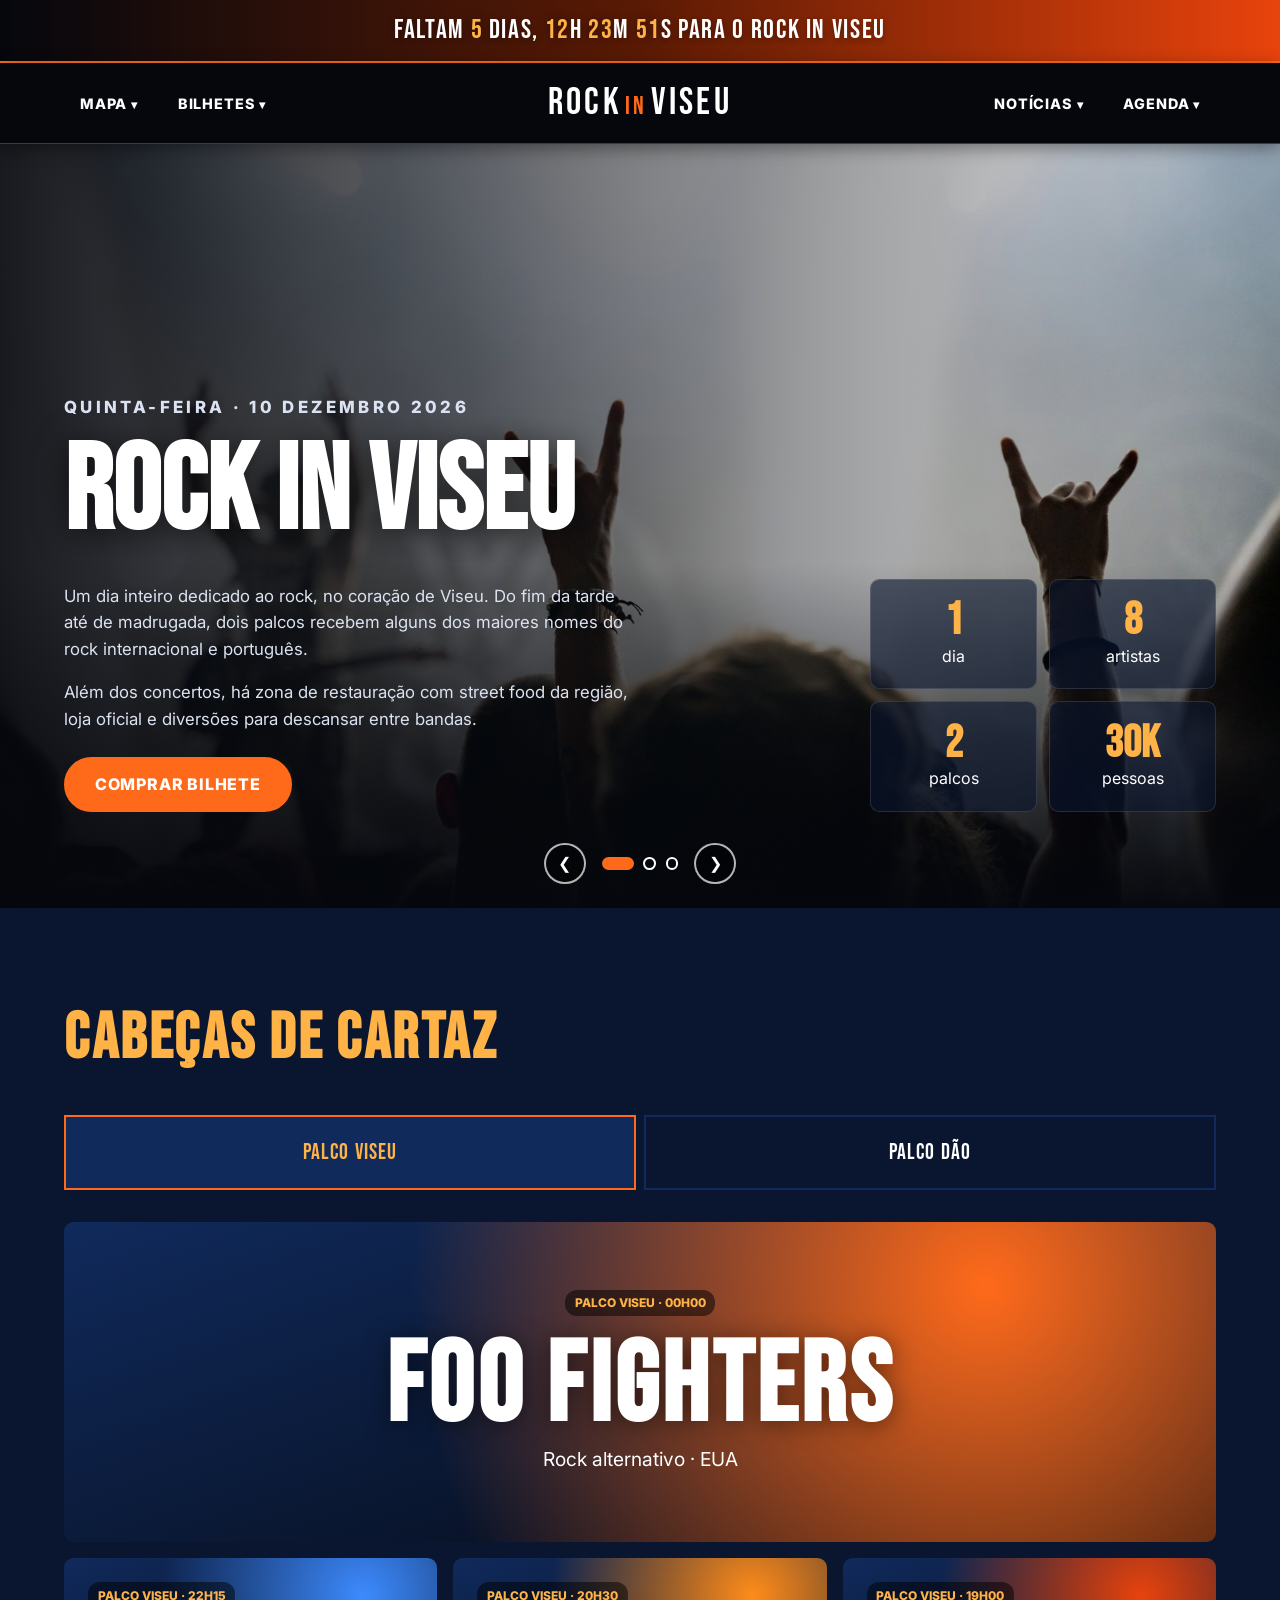
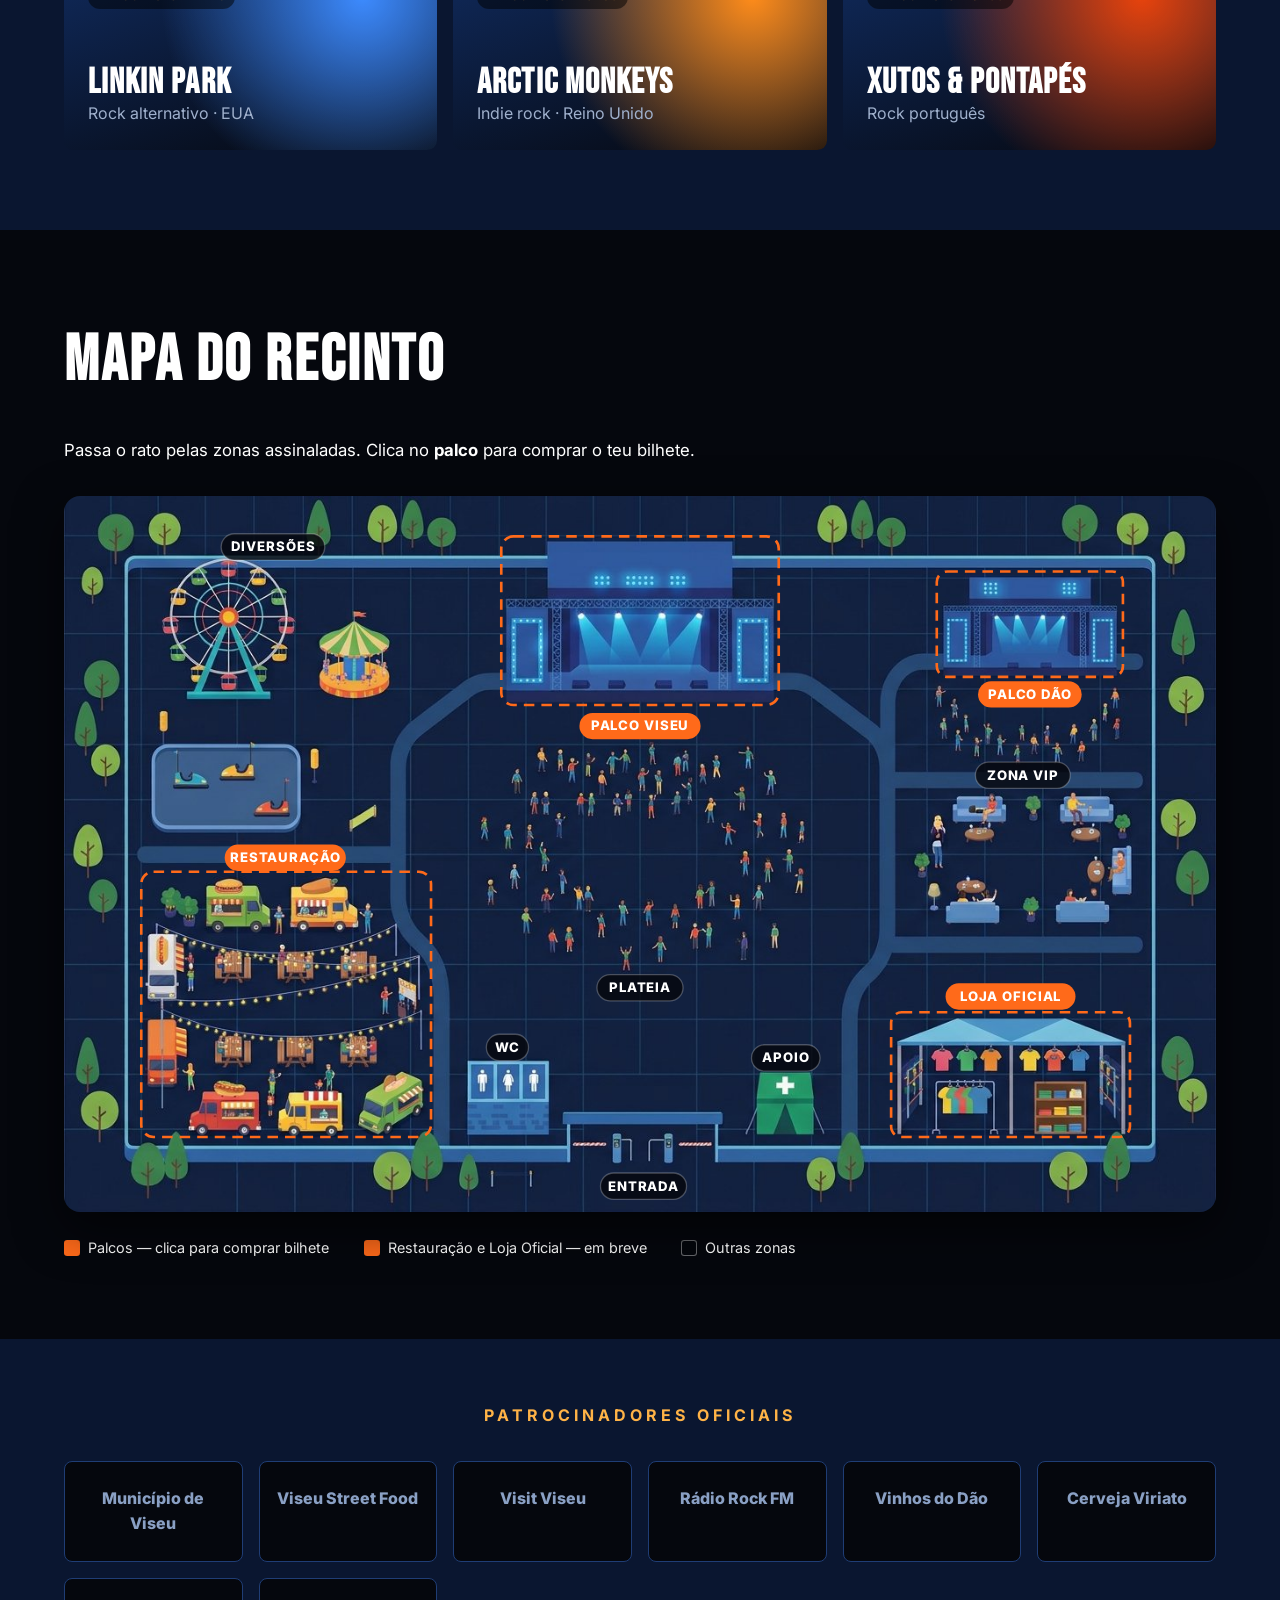
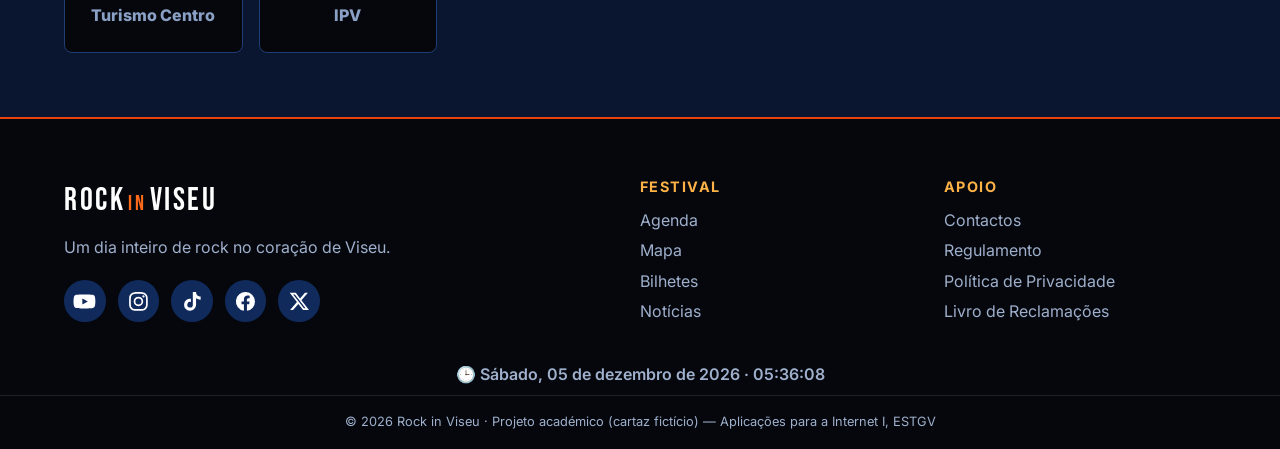
<file: index.html>
<!DOCTYPE html>
<html lang="pt-PT">
<head>
  <meta charset="UTF-8">
  <meta name="viewport" content="width=device-width, initial-scale=1.0">
  <meta name="description" content="Rock in Viseu — um dia inteiro de rock em Viseu, a 10 de dezembro.">
  <title>Rock in Viseu 2026 | Festival de Música</title>
  <link rel="preconnect" href="https://fonts.googleapis.com">
  <link href="https://fonts.googleapis.com/css2?family=Bebas+Neue&family=Inter:wght@400;600;800&display=swap" rel="stylesheet">
  <link rel="stylesheet" href="css/style.css">
</head>
<body>

  <!-- ===== FAIXA SUPERIOR: contagem decrescente ===== -->
  <div class="topbar">
    <div class="wrapper">
      <p class="contagem" aria-live="off">
         Faltam <strong id="cdDias">0</strong> dias,
        <strong id="cdHoras">00</strong>h <strong id="cdMin">00</strong>m <strong id="cdSeg">00</strong>s
        para o Rock in Viseu
      </p>
    </div>
  </div>

  <!-- ===== CABEÇALHO: menu à esquerda · logo ao centro · menu à direita ===== -->
  <header class="header">
    <div class="wrapper header__inner">

      <nav class="nav nav--esq" aria-label="Menu esquerdo">
        <ul class="nav__list">
          <li class="nav__item tem-sub">
            <a href="index.html#mapa" class="nav__link">Mapa</a>
            <ul class="submenu">
              <li><a href="index.html#mapa">Palcos</a></li>
              <li><a href="index.html#mapa">Restauração</a></li>
              <li><a href="index.html#mapa">Loja Oficial</a></li>
            </ul>
          </li>
          <li class="nav__item tem-sub">
            <a href="bilhetes.html" class="nav__link">Bilhetes</a>
            <ul class="submenu">
              <li><a href="bilhetes.html#geral">Bilhete Geral</a></li>
              <li><a href="bilhetes.html#golden">Golden Circle</a></li>
              <li><a href="bilhetes.html#vip">VIP</a></li>
            </ul>
          </li>
        </ul>
      </nav>

      <a href="index.html" class="logo" aria-label="Rock in Viseu — página inicial">ROCK<span>in</span>VISEU</a>

      <nav class="nav nav--dir" aria-label="Menu direito">
        <ul class="nav__list">
          <li class="nav__item tem-sub">
            <a href="noticias.html" class="nav__link">Notícias</a>
            <ul class="submenu">
              <li><a href="noticias.html">Últimas Notícias</a></li>
              <li><a href="contactos.html">Contactos</a></li>
            </ul>
          </li>
          <li class="nav__item tem-sub">
            <a href="index.html#cartaz" class="nav__link">Agenda</a>
            <ul class="submenu">
              <li><a href="index.html#cartaz" data-palco="viseu">Palco Viseu</a></li>
              <li><a href="index.html#cartaz" data-palco="dao">Palco Dão</a></li>
            </ul>
          </li>
        </ul>
      </nav>

      <button class="menu-toggle" id="menuToggle" aria-label="Abrir menu" aria-expanded="false">
        <span></span><span></span><span></span>
      </button>
    </div>
  </header>

  <main>
    <!-- ===== SECÇÃO 1: Carrossel + descrição do festival ===== -->
    <section class="intro" id="festival">
      <!-- Carrossel em ecrã inteiro -->
      <div class="slider" aria-label="Fotografias do festival">
        <figure class="slide ativo">
          <img src="img/festival1.jpg" alt="Público com as mãos no ar a fazer o sinal do rock em frente ao palco">
        </figure>
        <figure class="slide">
          <img src="img/festival2.jpg" alt="Vocalista no palco iluminado por luzes azuis, com o público a filmar">
        </figure>
        <figure class="slide">
          <img src="img/slide3.svg" alt="Palco iluminado e público">
        </figure>
      </div>

      <!-- Descrição por cima do carrossel -->
      <div class="wrapper intro__texto">
        <article class="intro__desc">
          <p class="etiqueta">Quinta-feira · 10 Dezembro 2026</p>
          <h1>Rock in Viseu</h1>
          <p>Um dia inteiro dedicado ao rock, no coração de Viseu. Do fim da tarde até de madrugada, dois palcos recebem alguns dos maiores nomes do rock internacional e português.</p>
          <p>Além dos concertos, há zona de restauração com street food da região, loja oficial e diversões para descansar entre bandas.</p>
          <a href="bilhetes.html" class="btn">Comprar Bilhete</a>
        </article>
        <aside class="intro__numeros">
          <div class="numero"><strong>1</strong><span>dia</span></div>
          <div class="numero"><strong>8</strong><span>artistas</span></div>
          <div class="numero"><strong>2</strong><span>palcos</span></div>
          <div class="numero"><strong>30k</strong><span>pessoas</span></div>
        </aside>
      </div>

      <!-- Controlos do carrossel -->
      <div class="slider__controlos">
        <button class="slider__btn" id="prev" aria-label="Imagem anterior">&#10094;</button>
        <div class="slider__dots" id="dots"></div>
        <button class="slider__btn" id="next" aria-label="Imagem seguinte">&#10095;</button>
      </div>
    </section>

    <!-- ===== SECÇÃO 2: Cabeças de cartaz ===== -->
    <section class="cartaz" id="cartaz">
      <div class="wrapper">
        <h2 class="titulo titulo--claro">Cabeças de Cartaz</h2>

        <div class="tabs" role="tablist">
          <button class="tab ativo" data-palco="viseu" role="tab">Palco Viseu</button>
          <button class="tab" data-palco="dao" role="tab">Palco Dão</button>
        </div>

        <div class="cartaz__dia ativo" data-palco="viseu">
          <article class="artista artista--headliner" style="--cor: #ff6a1a">
            <span class="artista__hora">Palco Viseu · 00h00</span>
            <h3>Foo Fighters</h3>
            <p>Rock alternativo · EUA</p>
          </article>
          <article class="artista" style="--cor: #3d8bff"><span class="artista__hora">Palco Viseu · 22h15</span><h3>Linkin Park</h3><p>Rock alternativo · EUA</p></article>
          <article class="artista" style="--cor: #ff8c1a"><span class="artista__hora">Palco Viseu · 20h30</span><h3>Arctic Monkeys</h3><p>Indie rock · Reino Unido</p></article>
          <article class="artista" style="--cor: #e8430c"><span class="artista__hora">Palco Viseu · 19h00</span><h3>Xutos &amp; Pontapés</h3><p>Rock português</p></article>
        </div>

        <div class="cartaz__dia" data-palco="dao">
          <article class="artista artista--headliner" style="--cor: #3d8bff">
            <span class="artista__hora">Palco Dão · 23h00</span>
            <h3>Moonspell</h3>
            <p>Metal · Portugal</p>
          </article>
          <article class="artista" style="--cor: #ff6a1a"><span class="artista__hora">Palco Dão · 21h30</span><h3>The Hives</h3><p>Garage rock · Suécia</p></article>
          <article class="artista" style="--cor: #1d4ed8"><span class="artista__hora">Palco Dão · 20h00</span><h3>Capitão Fausto</h3><p>Indie rock · Portugal</p></article>
          <article class="artista" style="--cor: #ffb347"><span class="artista__hora">Palco Dão · 18h30</span><h3>Linda Martini</h3><p>Rock alternativo · Portugal</p></article>
        </div>
      </div>
    </section>

    <!-- ===== SECÇÃO 3: Mapa interativo do recinto ===== -->
    <section class="mapa" id="mapa">
      <div class="wrapper">
        <h2 class="titulo">Mapa do Recinto</h2>
        <p class="mapa__intro">Passa o rato pelas zonas assinaladas. Clica no <strong>palco</strong> para comprar o teu bilhete.</p>

        <div class="mapa__container">
          <svg class="mapa__svg" viewBox="0 0 1312 816" role="img" aria-labelledby="mapaTitulo">
            <title id="mapaTitulo">Mapa do recinto do Rock in Viseu</title>

            <!-- Ilustração do recinto -->
            <image href="img/mapa.jpg" x="0" y="0" width="1312" height="816"/>

            <!-- ZONAS CLICÁVEIS: palcos → página de bilhetes -->
            <a href="bilhetes.html" class="zona zona--palco" data-nome="Palco Viseu" aria-label="Palco Viseu — comprar bilhete">
              <rect x="498" y="46" width="316" height="192" rx="14"/>
            </a>
            <a href="bilhetes.html" class="zona zona--palco" data-nome="Palco Dão" aria-label="Palco Dão — comprar bilhete">
              <rect x="994" y="86" width="212" height="120" rx="12"/>
            </a>

            <!-- ZONAS CLICÁVEIS (ainda sem ação): restauração e loja -->
            <g class="zona zona--restauracao" data-nome="Restauração" tabindex="0" role="button" aria-label="Zona de restauração">
              <rect x="88" y="428" width="330" height="302" rx="14"/>
            </g>
            <g class="zona zona--loja" data-nome="Loja Oficial" tabindex="0" role="button" aria-label="Loja oficial de roupa">
              <rect x="942" y="588" width="272" height="142" rx="12"/>
            </g>

            <!-- Etiquetas com o nome de cada zona -->
              <g class="mapa__tag mapa__tag--clicavel" transform="translate(656 262)"><rect x="-69.0" y="-15" width="138" height="30" rx="15"/><text y="5">PALCO VISEU</text></g>
              <g class="mapa__tag mapa__tag--clicavel" transform="translate(1100 226)"><rect x="-59.0" y="-15" width="118" height="30" rx="15"/><text y="5">PALCO DÃO</text></g>
              <g class="mapa__tag mapa__tag--clicavel" transform="translate(252 412)"><rect x="-69.0" y="-15" width="138" height="30" rx="15"/><text y="5">RESTAURAÇÃO</text></g>
              <g class="mapa__tag mapa__tag--clicavel" transform="translate(1078 570)"><rect x="-74.0" y="-15" width="148" height="30" rx="15"/><text y="5">LOJA OFICIAL</text></g>
              <g class="mapa__tag" transform="translate(238 58)"><rect x="-59.0" y="-15" width="118" height="30" rx="15"/><text y="5">DIVERSÕES</text></g>
              <g class="mapa__tag" transform="translate(1092 318)"><rect x="-54.0" y="-15" width="108" height="30" rx="15"/><text y="5">ZONA VIP</text></g>
              <g class="mapa__tag" transform="translate(656 560)"><rect x="-49.0" y="-15" width="98" height="30" rx="15"/><text y="5">PLATEIA</text></g>
              <g class="mapa__tag" transform="translate(505 628)"><rect x="-24.0" y="-15" width="48" height="30" rx="15"/><text y="5">WC</text></g>
              <g class="mapa__tag" transform="translate(822 640)"><rect x="-39.0" y="-15" width="78" height="30" rx="15"/><text y="5">APOIO</text></g>
              <g class="mapa__tag" transform="translate(660 786)"><rect x="-49.0" y="-15" width="98" height="30" rx="15"/><text y="5">ENTRADA</text></g>
          </svg>

          <!-- Balão que aparece ao passar o rato numa zona -->
          <div class="mapa__tooltip" id="mapaTooltip" role="status"></div>
        </div>

        <ul class="mapa__legenda">
          <li><span class="cor cor--clicavel"></span>Palcos — clica para comprar bilhete</li>
          <li><span class="cor cor--clicavel"></span>Restauração e Loja Oficial — em breve</li>
          <li><span class="cor cor--fixo"></span>Outras zonas</li>
        </ul>
      </div>
    </section>

    <!-- ===== SECÇÃO 4: Patrocinadores ===== -->
    <section class="parceiros">
      <div class="wrapper">
        <h2 class="parceiros__titulo">Patrocinadores Oficiais</h2>
        <ul class="parceiros__lista">
          <li>Município de Viseu</li>
          <li>Viseu Street Food</li>
          <li>Visit Viseu</li>
          <li>Rádio Rock FM</li>
          <li>Vinhos do Dão</li>
          <li>Cerveja Viriato</li>
          <li>Turismo Centro</li>
          <li>IPV</li>
        </ul>
      </div>
    </section>
  </main>

  <!-- ===== RODAPÉ ===== -->
  <footer class="footer">
    <div class="wrapper footer__grid">
      <div>
        <a href="index.html" class="logo">ROCK<span>in</span>VISEU</a>
        <p>Um dia inteiro de rock no coração de Viseu.</p>
        <ul class="social">
          <li><a href="https://www.youtube.com" target="_blank" rel="noopener" aria-label="YouTube">
            <svg viewBox="0 0 24 24"><path d="M23 7.2a3 3 0 0 0-2.1-2.1C19 4.6 12 4.6 12 4.6s-7 0-8.9.5A3 3 0 0 0 1 7.2 31 31 0 0 0 .5 12 31 31 0 0 0 1 16.8a3 3 0 0 0 2.1 2.1c1.9.5 8.9.5 8.9.5s7 0 8.9-.5a3 3 0 0 0 2.1-2.1 31 31 0 0 0 .5-4.8 31 31 0 0 0-.5-4.8zM9.8 15.1V8.9l5.8 3.1-5.8 3.1z"/></svg>
          </a></li>
          <li><a href="https://www.instagram.com" target="_blank" rel="noopener" aria-label="Instagram">
            <svg viewBox="0 0 24 24"><path d="M12 7a5 5 0 1 0 0 10 5 5 0 0 0 0-10zm0 8.2a3.2 3.2 0 1 1 0-6.4 3.2 3.2 0 0 1 0 6.4zM17.3 5.5a1.2 1.2 0 1 0 0 2.4 1.2 1.2 0 0 0 0-2.4zM12 2.2c-2.7 0-3 0-4 .1C4.9 2.4 2.4 4.9 2.3 8c-.1 1-.1 1.3-.1 4s0 3 .1 4c.1 3.1 2.6 5.6 5.7 5.7 1 .1 1.3.1 4 .1s3 0 4-.1c3.1-.1 5.6-2.6 5.7-5.7.1-1 .1-1.3.1-4s0-3-.1-4c-.1-3.1-2.6-5.6-5.7-5.7-1-.1-1.3-.1-4-.1zm0 1.8c2.6 0 2.9 0 4 .1 2.2.1 3.8 1.7 3.9 3.9.1 1 .1 1.3.1 4s0 2.9-.1 4c-.1 2.2-1.7 3.8-3.9 3.9-1 .1-1.3.1-4 .1s-2.9 0-4-.1c-2.2-.1-3.8-1.7-3.9-3.9C4 14.9 4 14.6 4 12s0-2.9.1-4C4.2 5.8 5.8 4.2 8 4.1c1 0 1.4-.1 4-.1z"/></svg>
          </a></li>
          <li><a href="https://www.tiktok.com" target="_blank" rel="noopener" aria-label="TikTok">
            <svg viewBox="0 0 24 24"><path d="M19.6 6.7a4.8 4.8 0 0 1-3.8-4.2V2h-3.4v13.4a2.9 2.9 0 1 1-2-2.7V9.2a6.3 6.3 0 1 0 5.4 6.2V8.6a8.2 8.2 0 0 0 4.8 1.5V6.7h-1z"/></svg>
          </a></li>
          <li><a href="https://www.facebook.com" target="_blank" rel="noopener" aria-label="Facebook">
            <svg viewBox="0 0 24 24"><path d="M22 12a10 10 0 1 0-11.6 9.9v-7H7.9V12h2.5V9.8c0-2.5 1.5-3.9 3.8-3.9 1.1 0 2.2.2 2.2.2v2.5h-1.3c-1.2 0-1.6.8-1.6 1.6V12h2.8l-.4 2.9h-2.3v7A10 10 0 0 0 22 12z"/></svg>
          </a></li>
          <li><a href="https://x.com" target="_blank" rel="noopener" aria-label="X">
            <svg viewBox="0 0 24 24"><path d="M17.8 3h3.1l-6.8 7.7L22 21h-6.2l-4.9-6.4L5.3 21H2.2l7.2-8.3L1.8 3h6.4l4.4 5.8L17.8 3zm-1.1 16.2h1.7L7.2 4.7H5.4l11.3 14.5z"/></svg>
          </a></li>
        </ul>
      </div>
      <nav aria-label="Links do festival">
        <h4>Festival</h4>
        <ul>
          <li><a href="index.html#cartaz">Agenda</a></li>
          <li><a href="index.html#mapa">Mapa</a></li>
          <li><a href="bilhetes.html">Bilhetes</a></li>
          <li><a href="noticias.html">Notícias</a></li>
        </ul>
      </nav>
      <nav aria-label="Links de apoio">
        <h4>Apoio</h4>
        <ul>
          <li><a href="contactos.html">Contactos</a></li>
          <li><a href="#">Regulamento</a></li>
          <li><a href="#">Política de Privacidade</a></li>
          <li><a href="https://www.livroreclamacoes.pt" target="_blank" rel="noopener">Livro de Reclamações</a></li>
        </ul>
      </nav>
    </div>
    <!-- Data e hora atual (obrigatório em todas as páginas) -->
    <p class="relogio footer__relogio" id="relogio" aria-live="polite">--</p>
    <p class="footer__copy">&copy; 2026 Rock in Viseu · Projeto académico (cartaz fictício) — Aplicações para a Internet I, ESTGV</p>
  </footer>

  <script src="js/main.js"></script>
</body>
</html>
</file>
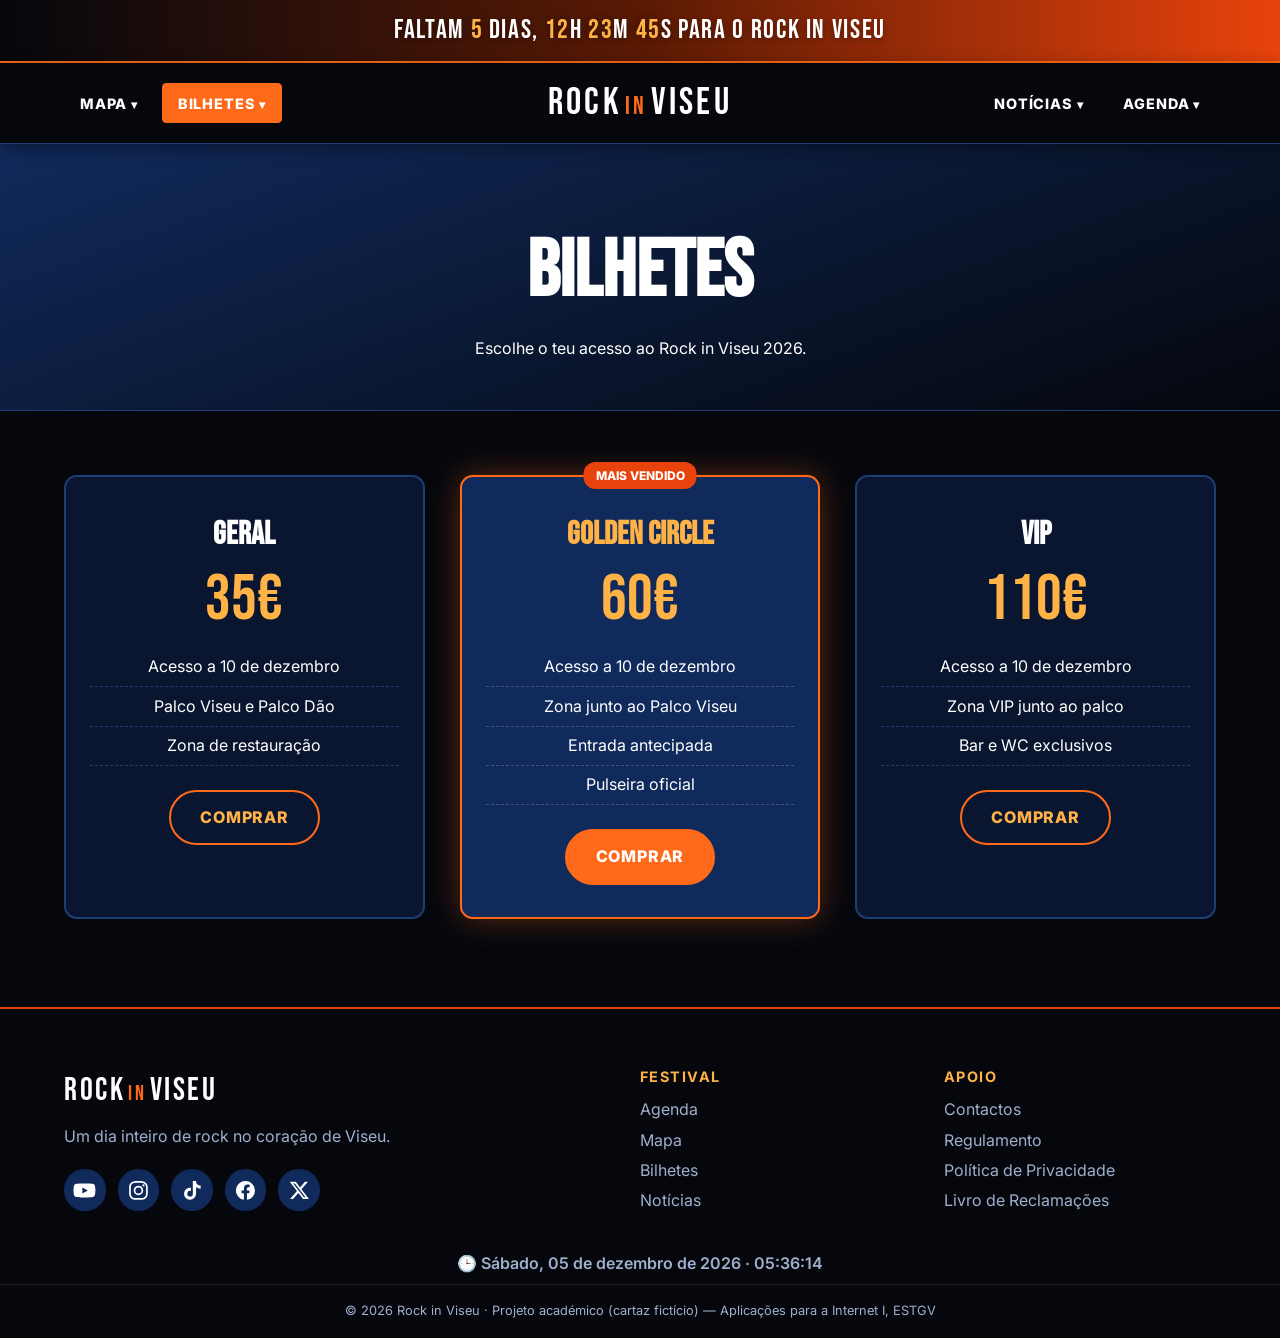
<file: bilhetes.html>
<!DOCTYPE html>
<html lang="pt-PT">
<head>
  <meta charset="UTF-8">
  <meta name="viewport" content="width=device-width, initial-scale=1.0">
  <meta name="description" content="Rock in Viseu — um dia inteiro de rock em Viseu, a 10 de dezembro.">
  <title>Bilhetes | Rock in Viseu 2026</title>
  <link rel="preconnect" href="https://fonts.googleapis.com">
  <link href="https://fonts.googleapis.com/css2?family=Bebas+Neue&family=Inter:wght@400;600;800&display=swap" rel="stylesheet">
  <link rel="stylesheet" href="css/style.css">
</head>
<body>

  <!-- ===== FAIXA SUPERIOR: contagem decrescente ===== -->
  <div class="topbar">
    <div class="wrapper">
      <p class="contagem" aria-live="off">
         Faltam <strong id="cdDias">0</strong> dias,
        <strong id="cdHoras">00</strong>h <strong id="cdMin">00</strong>m <strong id="cdSeg">00</strong>s
        para o Rock in Viseu
      </p>
    </div>
  </div>

  <!-- ===== CABEÇALHO: menu à esquerda · logo ao centro · menu à direita ===== -->
  <header class="header">
    <div class="wrapper header__inner">

      <nav class="nav nav--esq" aria-label="Menu esquerdo">
        <ul class="nav__list">
          <li class="nav__item tem-sub">
            <a href="index.html#mapa" class="nav__link">Mapa</a>
            <ul class="submenu">
              <li><a href="index.html#mapa">Palcos</a></li>
              <li><a href="index.html#mapa">Restauração</a></li>
              <li><a href="index.html#mapa">Loja Oficial</a></li>
            </ul>
          </li>
          <li class="nav__item tem-sub">
            <a href="bilhetes.html" class="nav__link ativo">Bilhetes</a>
            <ul class="submenu">
              <li><a href="bilhetes.html#geral">Bilhete Geral</a></li>
              <li><a href="bilhetes.html#golden">Golden Circle</a></li>
              <li><a href="bilhetes.html#vip">VIP</a></li>
            </ul>
          </li>
        </ul>
      </nav>

      <a href="index.html" class="logo" aria-label="Rock in Viseu — página inicial">ROCK<span>in</span>VISEU</a>

      <nav class="nav nav--dir" aria-label="Menu direito">
        <ul class="nav__list">
          <li class="nav__item tem-sub">
            <a href="noticias.html" class="nav__link">Notícias</a>
            <ul class="submenu">
              <li><a href="noticias.html">Últimas Notícias</a></li>
              <li><a href="contactos.html">Contactos</a></li>
            </ul>
          </li>
          <li class="nav__item tem-sub">
            <a href="index.html#cartaz" class="nav__link">Agenda</a>
            <ul class="submenu">
              <li><a href="index.html#cartaz" data-palco="viseu">Palco Viseu</a></li>
              <li><a href="index.html#cartaz" data-palco="dao">Palco Dão</a></li>
            </ul>
          </li>
        </ul>
      </nav>

      <button class="menu-toggle" id="menuToggle" aria-label="Abrir menu" aria-expanded="false">
        <span></span><span></span><span></span>
      </button>
    </div>
  </header>

  <main>
    <section class="pagina-topo">
      <div class="wrapper">
        <h1>Bilhetes</h1>
        <p>Escolhe o teu acesso ao Rock in Viseu 2026.</p>
      </div>
    </section>

    <section class="pagina-conteudo">
      <div class="wrapper bilhetes__grid">
        <article class="bilhete" id="geral">
          <h2>Geral</h2>
          <p class="bilhete__preco">35€</p>
          <ul><li>Acesso a 10 de dezembro</li><li>Palco Viseu e Palco Dão</li><li>Zona de restauração</li></ul>
          <a href="contactos.html" class="btn btn--outline">Comprar</a>
        </article>
        <article class="bilhete bilhete--destaque" id="golden">
          <span class="bilhete__tag">Mais vendido</span>
          <h2>Golden Circle</h2>
          <p class="bilhete__preco">60€</p>
          <ul><li>Acesso a 10 de dezembro</li><li>Zona junto ao Palco Viseu</li><li>Entrada antecipada</li><li>Pulseira oficial</li></ul>
          <a href="contactos.html" class="btn">Comprar</a>
        </article>
        <article class="bilhete" id="vip">
          <h2>VIP</h2>
          <p class="bilhete__preco">110€</p>
          <ul><li>Acesso a 10 de dezembro</li><li>Zona VIP junto ao palco</li><li>Bar e WC exclusivos</li></ul>
          <a href="contactos.html" class="btn btn--outline">Comprar</a>
        </article>
      </div>
    </section>
  </main>

  <!-- ===== RODAPÉ ===== -->
  <footer class="footer">
    <div class="wrapper footer__grid">
      <div>
        <a href="index.html" class="logo">ROCK<span>in</span>VISEU</a>
        <p>Um dia inteiro de rock no coração de Viseu.</p>
        <ul class="social">
          <li><a href="https://www.youtube.com" target="_blank" rel="noopener" aria-label="YouTube">
            <svg viewBox="0 0 24 24"><path d="M23 7.2a3 3 0 0 0-2.1-2.1C19 4.6 12 4.6 12 4.6s-7 0-8.9.5A3 3 0 0 0 1 7.2 31 31 0 0 0 .5 12 31 31 0 0 0 1 16.8a3 3 0 0 0 2.1 2.1c1.9.5 8.9.5 8.9.5s7 0 8.9-.5a3 3 0 0 0 2.1-2.1 31 31 0 0 0 .5-4.8 31 31 0 0 0-.5-4.8zM9.8 15.1V8.9l5.8 3.1-5.8 3.1z"/></svg>
          </a></li>
          <li><a href="https://www.instagram.com" target="_blank" rel="noopener" aria-label="Instagram">
            <svg viewBox="0 0 24 24"><path d="M12 7a5 5 0 1 0 0 10 5 5 0 0 0 0-10zm0 8.2a3.2 3.2 0 1 1 0-6.4 3.2 3.2 0 0 1 0 6.4zM17.3 5.5a1.2 1.2 0 1 0 0 2.4 1.2 1.2 0 0 0 0-2.4zM12 2.2c-2.7 0-3 0-4 .1C4.9 2.4 2.4 4.9 2.3 8c-.1 1-.1 1.3-.1 4s0 3 .1 4c.1 3.1 2.6 5.6 5.7 5.7 1 .1 1.3.1 4 .1s3 0 4-.1c3.1-.1 5.6-2.6 5.7-5.7.1-1 .1-1.3.1-4s0-3-.1-4c-.1-3.1-2.6-5.6-5.7-5.7-1-.1-1.3-.1-4-.1zm0 1.8c2.6 0 2.9 0 4 .1 2.2.1 3.8 1.7 3.9 3.9.1 1 .1 1.3.1 4s0 2.9-.1 4c-.1 2.2-1.7 3.8-3.9 3.9-1 .1-1.3.1-4 .1s-2.9 0-4-.1c-2.2-.1-3.8-1.7-3.9-3.9C4 14.9 4 14.6 4 12s0-2.9.1-4C4.2 5.8 5.8 4.2 8 4.1c1 0 1.4-.1 4-.1z"/></svg>
          </a></li>
          <li><a href="https://www.tiktok.com" target="_blank" rel="noopener" aria-label="TikTok">
            <svg viewBox="0 0 24 24"><path d="M19.6 6.7a4.8 4.8 0 0 1-3.8-4.2V2h-3.4v13.4a2.9 2.9 0 1 1-2-2.7V9.2a6.3 6.3 0 1 0 5.4 6.2V8.6a8.2 8.2 0 0 0 4.8 1.5V6.7h-1z"/></svg>
          </a></li>
          <li><a href="https://www.facebook.com" target="_blank" rel="noopener" aria-label="Facebook">
            <svg viewBox="0 0 24 24"><path d="M22 12a10 10 0 1 0-11.6 9.9v-7H7.9V12h2.5V9.8c0-2.5 1.5-3.9 3.8-3.9 1.1 0 2.2.2 2.2.2v2.5h-1.3c-1.2 0-1.6.8-1.6 1.6V12h2.8l-.4 2.9h-2.3v7A10 10 0 0 0 22 12z"/></svg>
          </a></li>
          <li><a href="https://x.com" target="_blank" rel="noopener" aria-label="X">
            <svg viewBox="0 0 24 24"><path d="M17.8 3h3.1l-6.8 7.7L22 21h-6.2l-4.9-6.4L5.3 21H2.2l7.2-8.3L1.8 3h6.4l4.4 5.8L17.8 3zm-1.1 16.2h1.7L7.2 4.7H5.4l11.3 14.5z"/></svg>
          </a></li>
        </ul>
      </div>
      <nav aria-label="Links do festival">
        <h4>Festival</h4>
        <ul>
          <li><a href="index.html#cartaz">Agenda</a></li>
          <li><a href="index.html#mapa">Mapa</a></li>
          <li><a href="bilhetes.html">Bilhetes</a></li>
          <li><a href="noticias.html">Notícias</a></li>
        </ul>
      </nav>
      <nav aria-label="Links de apoio">
        <h4>Apoio</h4>
        <ul>
          <li><a href="contactos.html">Contactos</a></li>
          <li><a href="#">Regulamento</a></li>
          <li><a href="#">Política de Privacidade</a></li>
          <li><a href="https://www.livroreclamacoes.pt" target="_blank" rel="noopener">Livro de Reclamações</a></li>
        </ul>
      </nav>
    </div>
    <!-- Data e hora atual (obrigatório em todas as páginas) -->
    <p class="relogio footer__relogio" id="relogio" aria-live="polite">--</p>
    <p class="footer__copy">&copy; 2026 Rock in Viseu · Projeto académico (cartaz fictício) — Aplicações para a Internet I, ESTGV</p>
  </footer>

  <script src="js/main.js"></script>
</body>
</html>
</file>
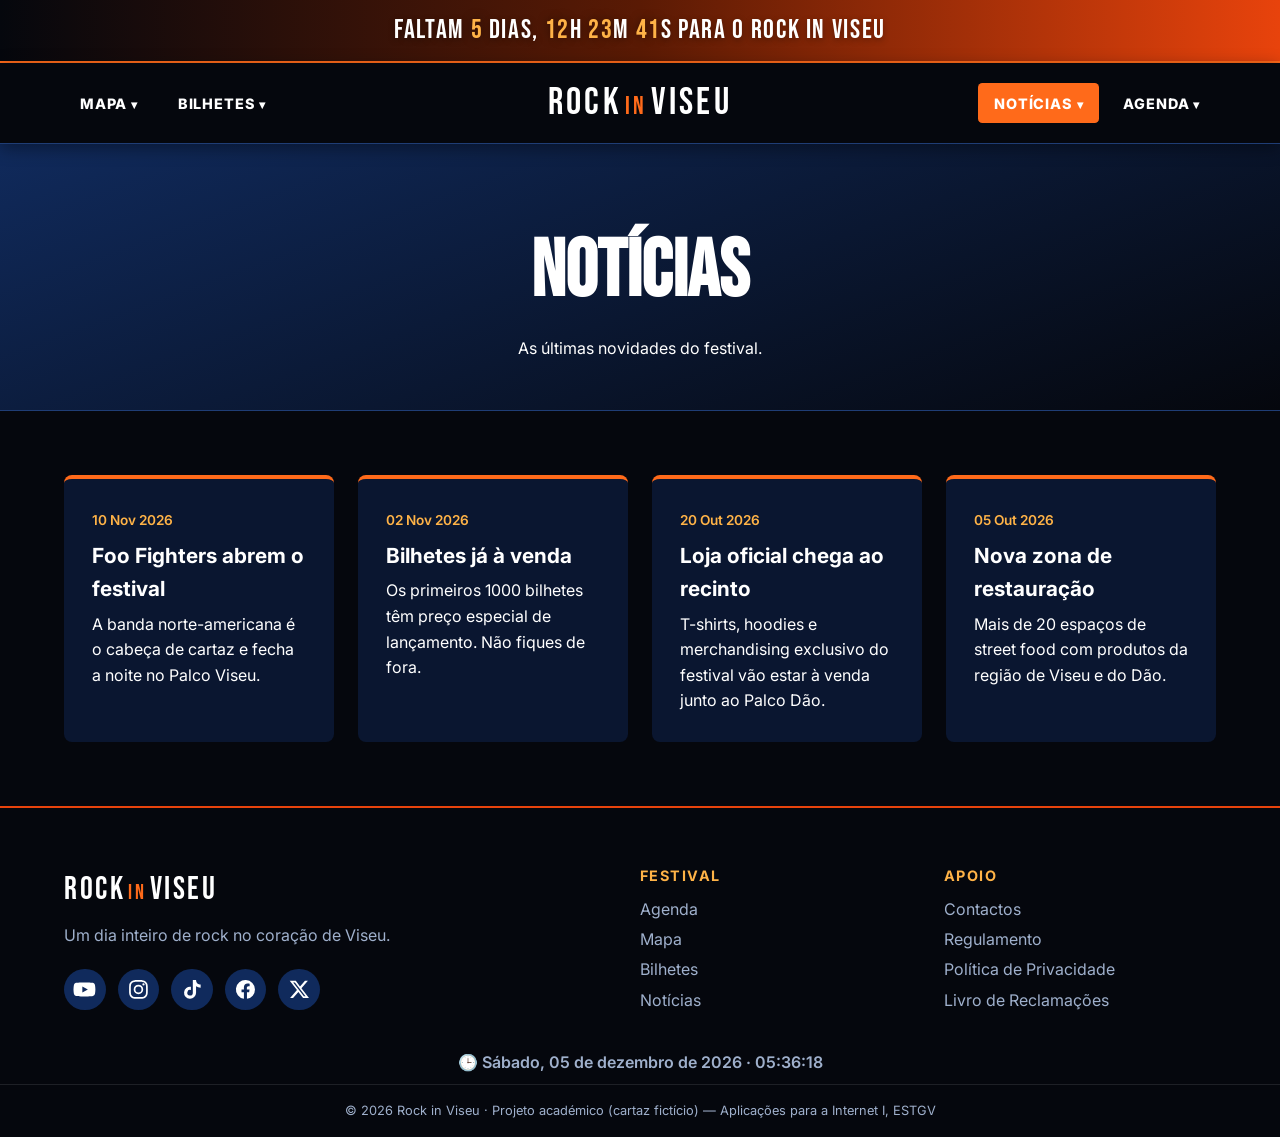
<file: noticias.html>
<!DOCTYPE html>
<html lang="pt-PT">
<head>
  <meta charset="UTF-8">
  <meta name="viewport" content="width=device-width, initial-scale=1.0">
  <meta name="description" content="Rock in Viseu — um dia inteiro de rock em Viseu, a 10 de dezembro.">
  <title>Notícias | Rock in Viseu 2026</title>
  <link rel="preconnect" href="https://fonts.googleapis.com">
  <link href="https://fonts.googleapis.com/css2?family=Bebas+Neue&family=Inter:wght@400;600;800&display=swap" rel="stylesheet">
  <link rel="stylesheet" href="css/style.css">
</head>
<body>

  <!-- ===== FAIXA SUPERIOR: contagem decrescente ===== -->
  <div class="topbar">
    <div class="wrapper">
      <p class="contagem" aria-live="off">
         Faltam <strong id="cdDias">0</strong> dias,
        <strong id="cdHoras">00</strong>h <strong id="cdMin">00</strong>m <strong id="cdSeg">00</strong>s
        para o Rock in Viseu
      </p>
    </div>
  </div>

  <!-- ===== CABEÇALHO: menu à esquerda · logo ao centro · menu à direita ===== -->
  <header class="header">
    <div class="wrapper header__inner">

      <nav class="nav nav--esq" aria-label="Menu esquerdo">
        <ul class="nav__list">
          <li class="nav__item tem-sub">
            <a href="index.html#mapa" class="nav__link">Mapa</a>
            <ul class="submenu">
              <li><a href="index.html#mapa">Palcos</a></li>
              <li><a href="index.html#mapa">Restauração</a></li>
              <li><a href="index.html#mapa">Loja Oficial</a></li>
            </ul>
          </li>
          <li class="nav__item tem-sub">
            <a href="bilhetes.html" class="nav__link">Bilhetes</a>
            <ul class="submenu">
              <li><a href="bilhetes.html#geral">Bilhete Geral</a></li>
              <li><a href="bilhetes.html#golden">Golden Circle</a></li>
              <li><a href="bilhetes.html#vip">VIP</a></li>
            </ul>
          </li>
        </ul>
      </nav>

      <a href="index.html" class="logo" aria-label="Rock in Viseu — página inicial">ROCK<span>in</span>VISEU</a>

      <nav class="nav nav--dir" aria-label="Menu direito">
        <ul class="nav__list">
          <li class="nav__item tem-sub">
            <a href="noticias.html" class="nav__link ativo">Notícias</a>
            <ul class="submenu">
              <li><a href="noticias.html">Últimas Notícias</a></li>
              <li><a href="contactos.html">Contactos</a></li>
            </ul>
          </li>
          <li class="nav__item tem-sub">
            <a href="index.html#cartaz" class="nav__link">Agenda</a>
            <ul class="submenu">
              <li><a href="index.html#cartaz" data-palco="viseu">Palco Viseu</a></li>
              <li><a href="index.html#cartaz" data-palco="dao">Palco Dão</a></li>
            </ul>
          </li>
        </ul>
      </nav>

      <button class="menu-toggle" id="menuToggle" aria-label="Abrir menu" aria-expanded="false">
        <span></span><span></span><span></span>
      </button>
    </div>
  </header>

  <main>
    <section class="pagina-topo">
      <div class="wrapper">
        <h1>Notícias</h1>
        <p>As últimas novidades do festival.</p>
      </div>
    </section>

    <section class="pagina-conteudo">
      <div class="wrapper noticias__grid">
        <article class="noticia">
          <time datetime="2026-11-10">10 Nov 2026</time>
          <h2>Foo Fighters abrem o festival</h2>
          <p>A banda norte-americana é o cabeça de cartaz e fecha a noite no Palco Viseu.</p>
        </article>
        <article class="noticia">
          <time datetime="2026-11-02">02 Nov 2026</time>
          <h2>Bilhetes já à venda</h2>
          <p>Os primeiros 1000 bilhetes têm preço especial de lançamento. Não fiques de fora.</p>
        </article>
        <article class="noticia">
          <time datetime="2026-10-20">20 Out 2026</time>
          <h2>Loja oficial chega ao recinto</h2>
          <p>T-shirts, hoodies e merchandising exclusivo do festival vão estar à venda junto ao Palco Dão.</p>
        </article>
        <article class="noticia">
          <time datetime="2026-10-05">05 Out 2026</time>
          <h2>Nova zona de restauração</h2>
          <p>Mais de 20 espaços de street food com produtos da região de Viseu e do Dão.</p>
        </article>
      </div>
    </section>
  </main>

  <!-- ===== RODAPÉ ===== -->
  <footer class="footer">
    <div class="wrapper footer__grid">
      <div>
        <a href="index.html" class="logo">ROCK<span>in</span>VISEU</a>
        <p>Um dia inteiro de rock no coração de Viseu.</p>
        <ul class="social">
          <li><a href="https://www.youtube.com" target="_blank" rel="noopener" aria-label="YouTube">
            <svg viewBox="0 0 24 24"><path d="M23 7.2a3 3 0 0 0-2.1-2.1C19 4.6 12 4.6 12 4.6s-7 0-8.9.5A3 3 0 0 0 1 7.2 31 31 0 0 0 .5 12 31 31 0 0 0 1 16.8a3 3 0 0 0 2.1 2.1c1.9.5 8.9.5 8.9.5s7 0 8.9-.5a3 3 0 0 0 2.1-2.1 31 31 0 0 0 .5-4.8 31 31 0 0 0-.5-4.8zM9.8 15.1V8.9l5.8 3.1-5.8 3.1z"/></svg>
          </a></li>
          <li><a href="https://www.instagram.com" target="_blank" rel="noopener" aria-label="Instagram">
            <svg viewBox="0 0 24 24"><path d="M12 7a5 5 0 1 0 0 10 5 5 0 0 0 0-10zm0 8.2a3.2 3.2 0 1 1 0-6.4 3.2 3.2 0 0 1 0 6.4zM17.3 5.5a1.2 1.2 0 1 0 0 2.4 1.2 1.2 0 0 0 0-2.4zM12 2.2c-2.7 0-3 0-4 .1C4.9 2.4 2.4 4.9 2.3 8c-.1 1-.1 1.3-.1 4s0 3 .1 4c.1 3.1 2.6 5.6 5.7 5.7 1 .1 1.3.1 4 .1s3 0 4-.1c3.1-.1 5.6-2.6 5.7-5.7.1-1 .1-1.3.1-4s0-3-.1-4c-.1-3.1-2.6-5.6-5.7-5.7-1-.1-1.3-.1-4-.1zm0 1.8c2.6 0 2.9 0 4 .1 2.2.1 3.8 1.7 3.9 3.9.1 1 .1 1.3.1 4s0 2.9-.1 4c-.1 2.2-1.7 3.8-3.9 3.9-1 .1-1.3.1-4 .1s-2.9 0-4-.1c-2.2-.1-3.8-1.7-3.9-3.9C4 14.9 4 14.6 4 12s0-2.9.1-4C4.2 5.8 5.8 4.2 8 4.1c1 0 1.4-.1 4-.1z"/></svg>
          </a></li>
          <li><a href="https://www.tiktok.com" target="_blank" rel="noopener" aria-label="TikTok">
            <svg viewBox="0 0 24 24"><path d="M19.6 6.7a4.8 4.8 0 0 1-3.8-4.2V2h-3.4v13.4a2.9 2.9 0 1 1-2-2.7V9.2a6.3 6.3 0 1 0 5.4 6.2V8.6a8.2 8.2 0 0 0 4.8 1.5V6.7h-1z"/></svg>
          </a></li>
          <li><a href="https://www.facebook.com" target="_blank" rel="noopener" aria-label="Facebook">
            <svg viewBox="0 0 24 24"><path d="M22 12a10 10 0 1 0-11.6 9.9v-7H7.9V12h2.5V9.8c0-2.5 1.5-3.9 3.8-3.9 1.1 0 2.2.2 2.2.2v2.5h-1.3c-1.2 0-1.6.8-1.6 1.6V12h2.8l-.4 2.9h-2.3v7A10 10 0 0 0 22 12z"/></svg>
          </a></li>
          <li><a href="https://x.com" target="_blank" rel="noopener" aria-label="X">
            <svg viewBox="0 0 24 24"><path d="M17.8 3h3.1l-6.8 7.7L22 21h-6.2l-4.9-6.4L5.3 21H2.2l7.2-8.3L1.8 3h6.4l4.4 5.8L17.8 3zm-1.1 16.2h1.7L7.2 4.7H5.4l11.3 14.5z"/></svg>
          </a></li>
        </ul>
      </div>
      <nav aria-label="Links do festival">
        <h4>Festival</h4>
        <ul>
          <li><a href="index.html#cartaz">Agenda</a></li>
          <li><a href="index.html#mapa">Mapa</a></li>
          <li><a href="bilhetes.html">Bilhetes</a></li>
          <li><a href="noticias.html">Notícias</a></li>
        </ul>
      </nav>
      <nav aria-label="Links de apoio">
        <h4>Apoio</h4>
        <ul>
          <li><a href="contactos.html">Contactos</a></li>
          <li><a href="#">Regulamento</a></li>
          <li><a href="#">Política de Privacidade</a></li>
          <li><a href="https://www.livroreclamacoes.pt" target="_blank" rel="noopener">Livro de Reclamações</a></li>
        </ul>
      </nav>
    </div>
    <!-- Data e hora atual (obrigatório em todas as páginas) -->
    <p class="relogio footer__relogio" id="relogio" aria-live="polite">--</p>
    <p class="footer__copy">&copy; 2026 Rock in Viseu · Projeto académico (cartaz fictício) — Aplicações para a Internet I, ESTGV</p>
  </footer>

  <script src="js/main.js"></script>
</body>
</html>
</file>
<file: css/style.css>
/* =========================================================
   ROCK IN VISEU — Folha de estilos principal
   Layout flexível: larguras em %, tamanhos em rem/em
   ========================================================= */

:root {
  --azul: #102a5c;          /* azul escuro principal */
  --azul-escuro: #0a1630;
  --preto: #05070d;
  --destaque: #ff6a1a;      /* laranja fogo para destaques */
  --destaque-claro: #ffb347;
  --destaque-2: #e8430c;
  --azul-vivo: #3d8bff;     /* azul elétrico (luzes, mapa) */
  --linha: #1f3d75;
  --branco: #ffffff;
  --cinza: #9fb0cc;
  --fonte-titulo: 'Bebas Neue', Impact, sans-serif;
  --fonte-texto: 'Inter', Arial, sans-serif;
}

* { margin: 0; padding: 0; box-sizing: border-box; }
html { scroll-behavior: smooth; scroll-padding-top: 5rem; }
body { font-family: var(--fonte-texto); background: var(--preto); color: var(--branco); line-height: 1.6; }
img { max-width: 100%; display: block; }
a { color: inherit; text-decoration: none; }
ul { list-style: none; }

/* Wrapper / container principal */
.wrapper { width: 90%; max-width: 75rem; margin: 0 auto; }

/* ---------- Elementos comuns ---------- */
.btn {
  display: inline-block;
  padding: 0.8em 1.8em;
  background: var(--destaque);
  color: var(--branco);
  font-weight: 800;
  text-transform: uppercase;
  letter-spacing: 0.05em;
  border: 2px solid var(--destaque);
  border-radius: 3em;
  cursor: pointer;
  transition: background 0.3s, color 0.3s, transform 0.2s;
}
.btn:hover { background: transparent; color: var(--destaque); transform: translateY(-2px); }
.btn--outline { background: transparent; color: var(--destaque); }
.btn--outline:hover { background: var(--destaque); color: var(--branco); }

.titulo {
  font-family: var(--fonte-titulo);
  font-size: clamp(2.5rem, 6vw, 4rem);
  letter-spacing: 0.04em;
  margin-bottom: 1.5rem;
  color: var(--branco);
}
.titulo--claro { color: var(--destaque-claro); }
.etiqueta { color: var(--destaque-claro); font-weight: 800; letter-spacing: 0.2em; text-transform: uppercase; font-size: 0.9rem; }

/* ---------- Barra superior (data/hora) ---------- */
.topbar {
  background: linear-gradient(90deg, var(--preto), #5a1a04, var(--destaque-2), #5a1a04, var(--preto));
  border-bottom: 2px solid var(--destaque);
  background-size: 200% 100%;
  animation: faixa 6s linear infinite;
  padding: 0.55rem 0;
  text-align: center;
}
.contagem {
  font-family: var(--fonte-titulo);
  font-size: clamp(1.2rem, 2.6vw, 1.7rem);
  letter-spacing: 0.06em;
  text-transform: uppercase;
  color: var(--branco);
  text-shadow: 0 0.1rem 0.4rem rgba(0, 0, 0, 0.35);
}
.contagem strong {
  color: var(--destaque-claro);
  font-weight: 400;
  font-variant-numeric: tabular-nums;
  text-shadow: 0 0 0.6rem rgba(0, 0, 0, 0.5);
}
@keyframes faixa {
  from { background-position: 0% 0; }
  to   { background-position: 200% 0; }
}

/* ---------- Cabeçalho: menu | logo | menu ---------- */
.header {
  background: var(--preto);
  border-bottom: 1px solid var(--linha);
  position: sticky;
  top: 0;
  z-index: 100;
  box-shadow: 0 0.25rem 1rem rgba(0, 0, 0, 0.4);
}
.header__inner {
  display: grid;
  grid-template-columns: 1fr auto 1fr;   /* esquerda · centro · direita */
  align-items: center;
  min-height: 5rem;
}
.nav--esq .nav__list { justify-content: flex-start; }
.nav--dir .nav__list { justify-content: flex-end; }

.logo {
  font-family: var(--fonte-titulo);
  font-size: 2.4rem;
  letter-spacing: 0.08em;
  text-align: center;
  transition: color 0.3s;
}
.logo span { color: var(--destaque); font-size: 0.65em; margin: 0 0.15em; }
.logo:hover { color: var(--destaque); }


.nav__list { display: flex; align-items: center; gap: 0.5rem; }
.nav__item { position: relative; }
.nav__link {
  display: block;
  padding: 0.6em 1.1em;
  font-weight: 800;
  text-transform: uppercase;
  letter-spacing: 0.06em;
  font-size: 0.9rem;
  border-radius: 0.3em;
  transition: background 0.3s, color 0.3s;
}
/* hover: muda cor da letra e do fundo (pedido no enunciado) */
.nav__link:hover, .nav__link.ativo { background: var(--destaque); color: var(--branco); }
.tem-sub > .nav__link::after { content: ' ▾'; font-size: 0.8em; }

.submenu {
  position: absolute;
  top: 100%;
  min-width: 12rem;
  background: var(--azul-escuro);
  border-top: 3px solid var(--destaque);
  border-radius: 0 0 0.4em 0.4em;
  opacity: 0;
  visibility: hidden;
  transform: translateY(0.5rem);
  transition: opacity 0.25s, transform 0.25s, visibility 0.25s;
}
.nav--esq .submenu { left: 0; }
.nav--dir .submenu { right: 0; }
.tem-sub:hover .submenu,
.tem-sub.aberto .submenu { opacity: 1; visibility: visible; transform: translateY(0); }
.submenu a {
  display: block;
  padding: 0.7em 1.2em;
  font-size: 0.9rem;
  transition: background 0.3s, color 0.3s, padding-left 0.3s;
}
.submenu a:hover { background: var(--destaque-2); color: var(--branco); padding-left: 1.6em; }

.menu-toggle {
  display: none;
  flex-direction: column;
  gap: 5px;
  background: none;
  border: none;
  cursor: pointer;
  padding: 0.5rem;
  justify-self: end;
}
.menu-toggle span { width: 1.75rem; height: 3px; background: var(--branco); transition: transform 0.3s, opacity 0.3s; }
.menu-toggle.aberto span:nth-child(1) { transform: translateY(8px) rotate(45deg); }
.menu-toggle.aberto span:nth-child(2) { opacity: 0; }
.menu-toggle.aberto span:nth-child(3) { transform: translateY(-8px) rotate(-45deg); }

/* =========================================================
   SECÇÃO 1 — Carrossel + descrição
   ========================================================= */
.intro {
  position: relative;
  height: calc(100vh - 8.5rem);   /* ecrã inteiro menos faixa e cabeçalho */
  min-height: 34rem;
  overflow: hidden;
  background: var(--preto);
  color: var(--branco);
  display: flex;
  align-items: flex-end;
}

/* carrossel ocupa a secção toda, por trás do texto */
.slider { position: absolute; inset: 0; z-index: 0; }
.slide { position: absolute; inset: 0; opacity: 0; transition: opacity 1.2s ease; }
.slide.ativo { opacity: 1; }
.slide img { width: 100%; height: 100%; object-fit: cover; transform: scale(1.08); transition: transform 6s ease-out; }
.slide.ativo img { transform: scale(1); }   /* zoom lento (efeito Ken Burns) */

/* camada escura por cima das fotos para o texto ler-se bem */
.slider::after {
  content: '';
  position: absolute;
  inset: 0;
  z-index: 1;
  background:
    linear-gradient(90deg, rgba(5, 7, 13, 0.92) 0%, rgba(5, 7, 13, 0.55) 45%, rgba(5, 7, 13, 0.1) 100%),
    linear-gradient(0deg, rgba(5, 7, 13, 0.95) 0%, rgba(5, 7, 13, 0) 45%);
}

.intro__texto {
  position: relative;
  z-index: 2;
  display: flex;
  justify-content: space-between;
  align-items: flex-end;
  gap: 5%;
  padding-bottom: 6rem;
}
.intro__desc { flex: 0 1 50%; animation: subir 1s ease both; }
.intro__desc h1 {
  font-family: var(--fonte-titulo);
  font-size: clamp(3.5rem, 10vw, 7.5rem);
  line-height: 0.9;
  margin: 0.15em 0 0.3em;
  text-shadow: 0 0.3rem 2rem rgba(0, 0, 0, 0.6);
}
.intro__desc p { margin-bottom: 1rem; font-size: 1.05rem; color: #dbe3f2; max-width: 36rem; }
.intro__desc .btn { margin-top: 0.5rem; }

.intro__numeros { flex: 0 1 30%; display: grid; grid-template-columns: 1fr 1fr; gap: 0.75rem; animation: subir 1s 0.2s ease both; }
.numero {
  background: rgba(10, 22, 48, 0.6);
  backdrop-filter: blur(8px);
  border: 1px solid rgba(255, 255, 255, 0.12);
  color: var(--branco);
  padding: 1.2rem 1rem;
  border-radius: 0.6rem;
  text-align: center;
  transition: transform 0.3s, border-color 0.3s;
}
.numero:hover { transform: translateY(-4px); border-color: var(--destaque); }
.numero strong { display: block; font-family: var(--fonte-titulo); font-size: 2.8rem; color: var(--destaque-claro); line-height: 1; }

@keyframes subir {
  from { opacity: 0; transform: translateY(2rem); }
  to   { opacity: 1; transform: none; }
}

/* controlos do carrossel: em baixo, ao centro */
.slider__controlos {
  position: absolute;
  z-index: 3;
  bottom: 1.5rem;
  left: 50%;
  transform: translateX(-50%);
  display: flex;
  align-items: center;
  gap: 1rem;
}
.slider__btn {
  width: 2.6rem;
  height: 2.6rem;
  border-radius: 50%;
  border: 2px solid rgba(255, 255, 255, 0.7);
  background: rgba(0, 0, 0, 0.35);
  color: var(--branco);
  font-size: 1rem;
  cursor: pointer;
  transition: background 0.3s, border-color 0.3s;
}
.slider__btn:hover { background: var(--destaque); border-color: var(--destaque); }
.slider__dots { display: flex; gap: 0.6rem; }
.dot {
  width: 0.8rem;
  height: 0.8rem;
  border-radius: 50%;
  border: 2px solid var(--branco);
  background: transparent;
  cursor: pointer;
  transition: background 0.3s, width 0.3s;
}
.dot.ativo { background: var(--destaque); border-color: var(--destaque); width: 2rem; border-radius: 1rem; }

/* =========================================================
   SECÇÃO 2 — Cabeças de cartaz
   ========================================================= */
.cartaz { background: var(--azul-escuro); padding: 5rem 0; }
.tabs { display: flex; gap: 0.5rem; margin-bottom: 2rem; flex-wrap: wrap; }
.tab {
  flex: 1 1 30%;
  padding: 1em;
  background: transparent;
  color: var(--branco);
  border: 2px solid var(--azul);
  font-family: var(--fonte-titulo);
  font-size: 1.4rem;
  letter-spacing: 0.05em;
  cursor: pointer;
  transition: background 0.3s, border-color 0.3s, color 0.3s;
}
.tab:hover { border-color: var(--destaque); }
.tab.ativo { background: var(--azul); border-color: var(--destaque); color: var(--destaque-claro); }

.cartaz__dia { display: none; grid-template-columns: repeat(auto-fit, minmax(20rem, 1fr)); gap: 1rem; }
.cartaz__dia.ativo { display: grid; animation: aparecer 0.5s ease; }
@keyframes aparecer { from { opacity: 0; transform: translateY(1rem); } to { opacity: 1; transform: none; } }

.artista {
  position: relative;
  overflow: hidden;
  min-height: 12rem;
  display: flex;
  flex-direction: column;
  justify-content: flex-end;
  padding: 1.5rem;
  border-radius: 0.6rem;
  background:
    radial-gradient(circle at 80% 20%, var(--cor) 0%, transparent 60%),
    linear-gradient(160deg, var(--azul) 0%, var(--preto) 100%);
  transition: transform 0.3s, box-shadow 0.3s;
}
.artista:hover { transform: translateY(-5px); box-shadow: 0 0.8rem 2rem rgba(0, 0, 0, 0.5); }
.artista h3 { font-family: var(--fonte-titulo); font-size: 2.2rem; line-height: 1; letter-spacing: 0.03em; }
.artista p { color: var(--cinza); }
.artista__hora {
  align-self: flex-start;
  background: rgba(0, 0, 0, 0.5);
  color: var(--destaque-claro);
  font-size: 0.75rem;
  font-weight: 800;
  text-transform: uppercase;
  padding: 0.3em 0.8em;
  border-radius: 1em;
  margin-bottom: auto;
}
.artista--headliner { grid-column: 1 / -1; min-height: 20rem; text-align: center; align-items: center; justify-content: center; }
.artista--headliner .artista__hora { align-self: center; margin-bottom: 1rem; }
.artista--headliner h3 { font-size: clamp(3.5rem, 10vw, 7rem); color: var(--branco); text-shadow: 0 0.2rem 1.5rem rgba(0, 0, 0, 0.5); }
.artista--headliner p { font-size: 1.2rem; color: var(--branco); }

/* =========================================================
   SECÇÃO 3 — Mapa interativo
   ========================================================= */
.mapa { background: var(--preto); color: var(--branco); padding: 5rem 0; }
.mapa__intro { margin-bottom: 2rem; font-size: 1.05rem; }
.mapa__container { position: relative; width: 100%; }
.mapa__svg { width: 100%; height: auto; display: block; }

.mapa__svg { border-radius: 1rem; box-shadow: 0 1rem 3rem rgba(0, 0, 0, 0.6); }

/* Etiquetas com o nome das zonas */
.mapa__tag { pointer-events: none; }
.mapa__tag rect { fill: rgba(5, 7, 13, 0.82); stroke: rgba(255, 255, 255, 0.25); stroke-width: 1.5; }
.mapa__tag text { font-family: var(--fonte-texto); font-weight: 800; font-size: 15px; letter-spacing: 1px; fill: var(--branco); text-anchor: middle; }
.mapa__tag--clicavel rect { fill: var(--destaque); stroke: none; }

/* Zonas clicáveis: transparentes por cima da imagem */
.zona { cursor: pointer; outline: none; }
.zona rect {
  fill: rgba(255, 106, 26, 0);
  stroke: var(--destaque);
  stroke-width: 3;
  stroke-dasharray: 12 8;
  transition: fill 0.3s, stroke-width 0.3s, filter 0.3s;
  animation: pulsar 2.5s ease-in-out infinite;
}
.zona:hover rect,
.zona:focus-visible rect {
  fill: rgba(255, 106, 26, 0.22);
  stroke: var(--destaque-claro);
  stroke-width: 5;
  stroke-dasharray: none;
  filter: drop-shadow(0 0 14px rgba(255, 106, 26, 0.95));
  animation: none;
}
@keyframes pulsar {
  0%, 100% { stroke-opacity: 1; }
  50% { stroke-opacity: 0.25; }
}

.mapa__tooltip {
  position: absolute;
  pointer-events: none;
  background: var(--preto);
  border: 1px solid var(--destaque);
  color: var(--branco);
  padding: 0.5em 0.9em;
  border-radius: 0.4em;
  font-size: 0.85rem;
  font-weight: 600;
  white-space: nowrap;
  transform: translate(-50%, -130%);
  opacity: 0;
  transition: opacity 0.2s;
  z-index: 5;
}
.mapa__tooltip.visivel { opacity: 1; }
.mapa__tooltip strong { color: var(--destaque-claro); }

.mapa__legenda { display: flex; flex-wrap: wrap; gap: 1rem 3%; margin-top: 1.5rem; font-size: 0.9rem; }
.mapa__legenda li { display: flex; align-items: center; gap: 0.5rem; }
.cor { width: 1rem; height: 1rem; border-radius: 0.2rem; display: inline-block; }
.cor--clicavel { background: var(--destaque); }
.cor--fixo { background: rgba(5, 7, 13, 0.82); border: 1px solid rgba(255, 255, 255, 0.4); }

/* =========================================================
   SECÇÃO 4 — Patrocinadores
   ========================================================= */
.parceiros { background: var(--azul-escuro); color: var(--branco); padding: 4rem 0; text-align: center; }
.parceiros__titulo { font-size: 1rem; text-transform: uppercase; letter-spacing: 0.25em; color: var(--destaque-claro); margin-bottom: 2rem; }
.parceiros__lista { display: grid; grid-template-columns: repeat(auto-fit, minmax(11rem, 1fr)); gap: 1rem; }
.parceiros__lista li {
  padding: 1.5em 1em;
  background: var(--preto);
  border: 1px solid var(--linha);
  border-radius: 0.5em;
  font-weight: 800;
  color: #8aa0c4;
  transition: color 0.3s, border-color 0.3s, transform 0.3s;
}
.parceiros__lista li:hover { color: var(--branco); border-color: var(--destaque); transform: translateY(-3px); }

/* =========================================================
   RODAPÉ
   ========================================================= */
.footer { background: var(--preto); border-top: 2px solid var(--destaque-2); padding: 3.5rem 0 1rem; }
.footer__grid { display: grid; grid-template-columns: 2fr 1fr 1fr; gap: 2rem; margin-bottom: 2rem; }
.footer p { color: var(--cinza); margin-top: 0.5rem; }
.footer h4 { color: var(--destaque-claro); margin-bottom: 0.6rem; text-transform: uppercase; letter-spacing: 0.1em; font-size: 0.9rem; }
.footer li { margin-bottom: 0.3rem; }
.footer li a { color: var(--cinza); transition: color 0.3s; }
.footer li a:hover { color: var(--destaque); }
.footer .logo { font-size: 2rem; }
.footer__relogio { text-align: center; color: var(--destaque-claro); font-weight: 600; margin-bottom: 0.4rem; }
.footer__copy { text-align: center; font-size: 0.8rem; color: var(--cinza); border-top: 1px solid rgba(255, 255, 255, 0.1); padding-top: 1rem; }

.social { display: flex; gap: 0.75rem; margin-top: 1.25rem; }
.social a {
  display: flex;
  align-items: center;
  justify-content: center;
  width: 2.6rem;
  height: 2.6rem;
  border-radius: 50%;
  background: var(--azul);
  transition: background 0.3s, transform 0.3s;
}
.social svg { width: 55%; height: 55%; fill: var(--branco); transition: fill 0.3s; }
.social a:hover { background: var(--destaque); transform: translateY(-3px); }
.social a:hover svg { fill: var(--branco); }

/* =========================================================
   PÁGINAS SECUNDÁRIAS
   ========================================================= */
.pagina-topo { background: linear-gradient(160deg, var(--azul) 0%, var(--preto) 100%); border-bottom: 1px solid var(--linha); padding: 4rem 0 3rem; text-align: center; }
.pagina-topo h1 { font-family: var(--fonte-titulo); font-size: clamp(3rem, 8vw, 5rem); color: var(--branco); }
.pagina-conteudo { background: var(--preto); color: var(--branco); padding: 4rem 0; }

/* Bilhetes */
.bilhetes__grid { display: flex; gap: 3%; flex-wrap: wrap; align-items: stretch; }
.bilhete {
  flex: 1 1 30%;
  min-width: 15rem;
  margin-bottom: 1.5rem;
  border: 2px solid var(--linha);
  border-radius: 0.8rem;
  background: var(--azul-escuro);
  padding: 2rem 1.5rem;
  text-align: center;
  position: relative;
  transition: transform 0.3s;
}
.bilhete:hover { transform: translateY(-6px); }
.bilhete h2 { font-family: var(--fonte-titulo); font-size: 2rem; color: var(--branco); }
.bilhete__preco { font-family: var(--fonte-titulo); font-size: 4rem; color: var(--destaque-claro); line-height: 1; margin: 0.5rem 0 1rem; }
.bilhete ul { margin-bottom: 1.5rem; }
.bilhete li { padding: 0.4em 0; border-bottom: 1px dashed var(--linha); }
.bilhete .btn--outline { color: var(--destaque-claro); border-color: var(--destaque); }
.bilhete .btn--outline:hover { background: var(--destaque); color: var(--branco); }
.bilhete--destaque { background: var(--azul); border-color: var(--destaque); box-shadow: 0 0 2rem rgba(255, 106, 26, 0.35); }
.bilhete--destaque h2 { color: var(--destaque-claro); }
.bilhete--destaque li { border-color: rgba(255, 255, 255, 0.2); }
.bilhete__tag {
  position: absolute;
  top: -0.9rem;
  left: 50%;
  transform: translateX(-50%);
  background: var(--destaque-2);
  color: var(--branco);
  font-size: 0.75rem;
  font-weight: 800;
  padding: 0.3em 1em;
  border-radius: 1em;
  text-transform: uppercase;
}

/* Notícias */
.noticias__grid { display: grid; grid-template-columns: repeat(auto-fit, minmax(16rem, 1fr)); gap: 1.5rem; }
.noticia {
  background: var(--azul-escuro);
  padding: 1.75rem;
  border-radius: 0.5rem;
  border-top: 4px solid var(--destaque);
  transition: background 0.3s, color 0.3s;
}
.noticia:hover { background: var(--azul); color: var(--branco); }
.noticia time { color: var(--destaque-claro); font-size: 0.85rem; font-weight: 600; }
.noticia h2 { font-size: 1.3rem; margin: 0.4rem 0; }

/* Contactos */
.contactos__grid { display: flex; gap: 5%; flex-wrap: wrap; }
.contactos__info { flex: 1 1 30%; margin-bottom: 2rem; }
.contactos__info h2 { font-family: var(--fonte-titulo); font-size: 2.2rem; color: var(--destaque-claro); }
.contactos__info p { margin-bottom: 0.8rem; color: var(--cinza); }
.contactos__info strong { color: var(--branco); }
.contactos__form { flex: 1 1 60%; }

.form__grupo { margin-bottom: 1.2rem; }
.form__grupo label { display: block; font-weight: 600; margin-bottom: 0.3rem; color: #cfe0ff; }
.form__grupo input, .form__grupo select, .form__grupo textarea {
  width: 100%;
  padding: 0.75em 1em;
  border: 2px solid var(--linha);
  border-radius: 0.4em;
  background: var(--azul-escuro);
  color: var(--branco);
  font: inherit;
  transition: border-color 0.3s;
}
.form__grupo input:focus, .form__grupo select:focus, .form__grupo textarea:focus { outline: none; border-color: var(--destaque); }
.form__grupo.erro input, .form__grupo.erro select, .form__grupo.erro textarea { border-color: #ff6b6b; }
.form__erro { color: #ff6b6b; font-size: 0.85rem; margin-top: 0.2rem; }
.form__linha { display: flex; gap: 4%; flex-wrap: wrap; }
.form__linha .form__grupo { flex: 1 1 48%; }
.form__sucesso { background: rgba(34, 197, 94, 0.15); color: #6ee7a0; padding: 1em; border-radius: 0.4em; margin-bottom: 1rem; font-weight: 600; }

.mensagens { margin-top: 3rem; }
.mensagens h3 { color: var(--destaque-claro); margin-bottom: 1rem; }
.mensagem { border-left: 4px solid var(--destaque); background: var(--azul-escuro); padding: 1em; margin-bottom: 0.8rem; border-radius: 0.3em; }
.mensagem small { color: #8aa0c4; }

/* =========================================================
   RESPONSIVO
   ========================================================= */
@media (max-width: 56rem) {
  .header__inner { grid-template-columns: 1fr auto; position: relative; }
  .logo { font-size: 2rem; }
  .menu-toggle { display: flex; grid-column: 2; grid-row: 1; }

  /* os dois menus juntam-se num painel que desce */
  .nav {
    grid-column: 1 / -1;
    max-height: 0;
    overflow: hidden;
    transition: max-height 0.4s ease;
  }
  .nav.aberto { max-height: 30rem; }
  .nav--dir.aberto { padding-bottom: 1rem; }
  .nav__list { flex-direction: column; align-items: stretch; gap: 0.25rem; padding-top: 0.25rem; }

  .submenu {
    position: static;
    opacity: 1;
    visibility: visible;
    transform: none;
    max-height: 0;
    overflow: hidden;
    border-top: none;
    transition: max-height 0.3s;
  }
  .tem-sub:hover .submenu { max-height: 0; }
  .tem-sub.aberto .submenu { max-height: 15rem; }

  .logo { text-align: left; grid-column: 1; grid-row: 1; }
  .footer__grid { grid-template-columns: 1fr; }

  /* carrossel no telemóvel: texto por cima, números mais pequenos */
  .intro { height: auto; min-height: calc(100vh - 8rem); }
  .intro__texto { flex-direction: column; align-items: stretch; padding-top: 6rem; padding-bottom: 5.5rem; }
  .intro__numeros { grid-template-columns: repeat(4, 1fr); gap: 0.4rem; margin-top: 1.5rem; }
  .numero { padding: 0.7rem 0.3rem; }
  .numero strong { font-size: 1.8rem; }
  .numero span { font-size: 0.75rem; }
  .mapa__tag text { font-size: 22px; }
}
</file>
